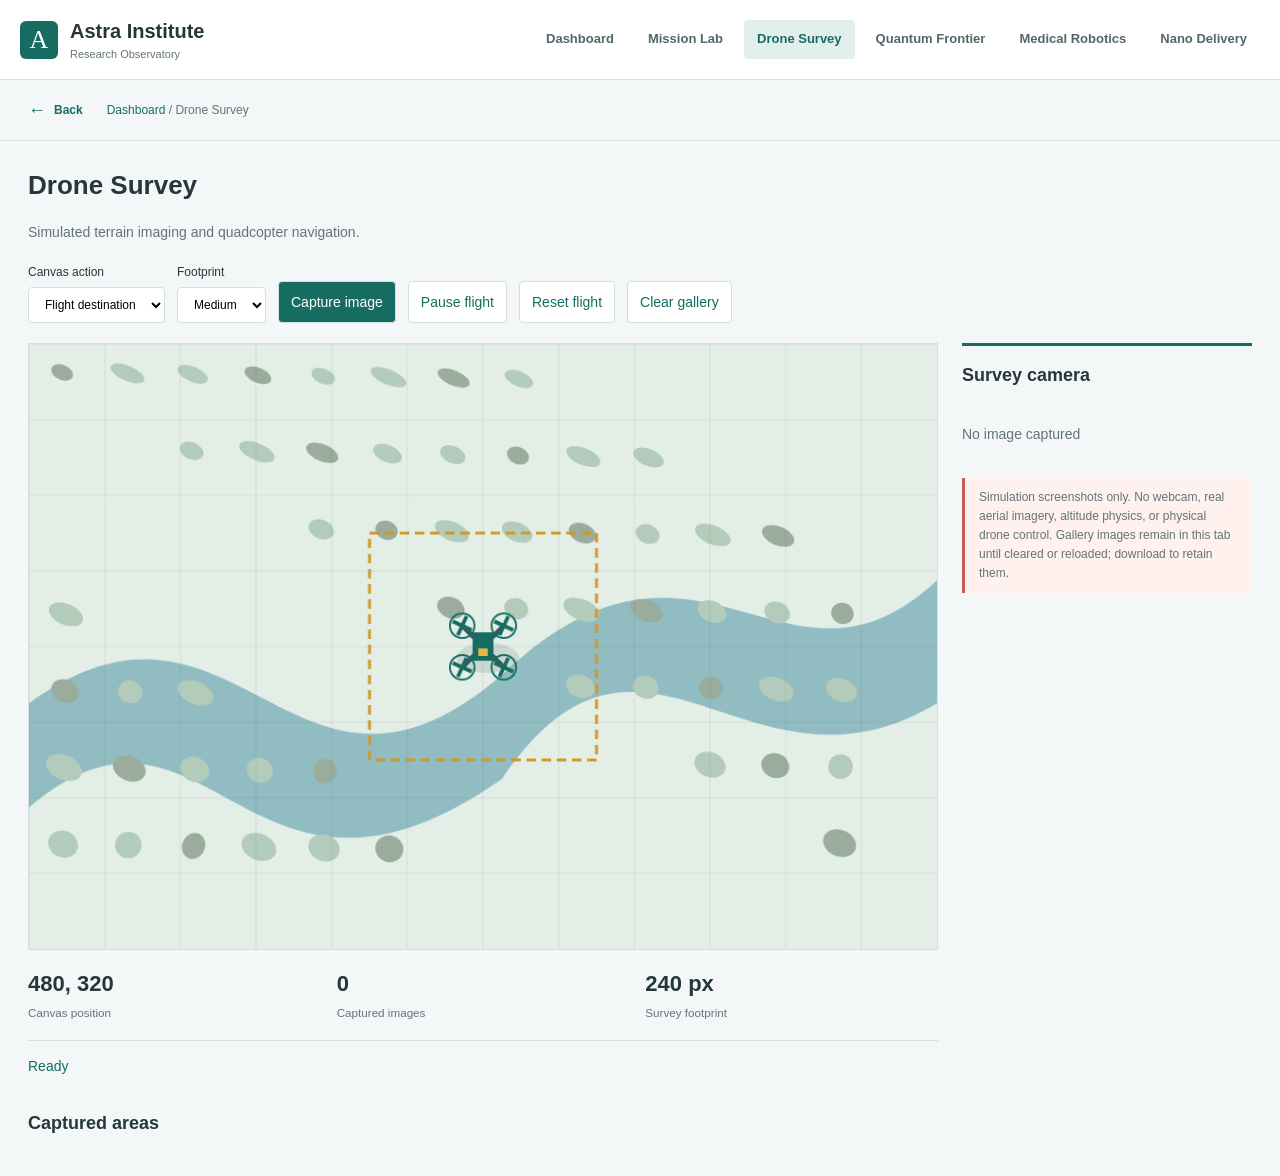
<file: public/drone-survey.html>
<!doctype html>
<html lang="en">
<head>
<meta charset="utf-8"><meta name="viewport" content="width=device-width,initial-scale=1">
<title>Astra Institute | Drone Survey</title>
<link rel="stylesheet" href="navigation.css">
<style>
:root{--green:#176c62;--ink:#26373b;--line:#d3dfe0;--muted:#637478}*{box-sizing:border-box}body{margin:0;background:#f3f7f7;color:var(--ink);font:14px/1.6 'Avenir Next',Avenir,'Segoe UI',sans-serif}main{max-width:1380px;margin:auto;padding:24px 28px}h1{font-size:26px;margin:0 0 6px}h2{font-size:18px}p{color:var(--muted)}.toolbar{display:flex;align-items:end;flex-wrap:wrap;gap:12px;margin:20px 0}label{display:grid;gap:5px;font-size:12px}select,button{font:inherit;border:1px solid var(--line);border-radius:4px;background:white;padding:9px 12px}button{cursor:pointer;color:var(--green)}button.primary{background:var(--green);color:white}.survey{display:grid;grid-template-columns:minmax(0,1fr) 290px;gap:24px}canvas{display:block;width:100%;height:auto;aspect-ratio:3/2;background:#e3eee7;border:1px solid var(--line);touch-action:manipulation}.camera{border-top:3px solid var(--green)}#preview{width:100%;aspect-ratio:1;object-fit:contain;background:#e3eee7}.placeholder{padding:18px 0;color:var(--muted)}.telemetry{display:grid;grid-template-columns:repeat(3,1fr);gap:16px;padding:16px 0;border-bottom:1px solid var(--line)}.telemetry b{display:block;font-size:22px}.telemetry small{color:var(--muted)}#status{min-height:25px;color:var(--green)}.gallery{display:grid;grid-template-columns:repeat(auto-fill,minmax(170px,1fr));gap:16px}.shot{margin:0;background:white;border:1px solid var(--line);border-radius:4px;padding:10px}.shot img{width:100%;aspect-ratio:1;object-fit:contain}.shot figcaption{font-size:11px;color:var(--muted);padding:8px 0}.shot a{color:var(--green);font-weight:600;font-size:12px}.note{border-left:3px solid #c35e50;padding:10px 14px;background:#fff1ed;font-size:12px}button:focus-visible,select:focus-visible{outline:2px solid var(--green);outline-offset:3px}@media(max-width:850px){main{padding:18px 16px}.survey{grid-template-columns:1fr}.camera{max-width:420px}.telemetry b{font-size:19px}}
</style></head>
<body><header><a href="index.html">Astra Institute dashboard</a></header>
<main><h1>Drone Survey</h1><p>Simulated terrain imaging and quadcopter navigation.</p>
<div class="toolbar"><label>Canvas action<select id="mode"><option value="fly">Flight destination</option><option value="area">Camera area</option></select></label><label>Footprint<select id="size"><option value="160">Small</option><option value="240" selected>Medium</option><option value="320">Large</option></select></label><button id="capture" class="primary">Capture image</button><button id="pause">Pause flight</button><button id="reset">Reset flight</button><button id="erase">Clear gallery</button></div>
<div class="survey"><section aria-label="Drone terrain"><canvas id="terrain" width="960" height="640" aria-label="Simulated terrain: click to select a flight destination or camera area"></canvas><div class="telemetry"><div><b id="position">480, 320</b><small>Canvas position</small></div><div><b id="count">0</b><small>Captured images</small></div><div><b id="footprint">240 px</b><small>Survey footprint</small></div></div><p id="status" role="status">Ready</p></section>
<aside class="camera"><h2>Survey camera</h2><p id="empty" class="placeholder">No image captured</p><img id="preview" alt="Most recent simulated terrain capture" hidden><p id="area-label"></p><p class="note">Simulation screenshots only. No webcam, real aerial imagery, altitude physics, or physical drone control. Gallery images remain in this tab until cleared or reloaded; download to retain them.</p></aside></div>
<section aria-labelledby="gallery-title"><h2 id="gallery-title">Captured areas</h2><div id="gallery" class="gallery"></div></section></main>
<script src="navigation.js"></script>
<script>
const canvas=document.querySelector('#terrain'),context=canvas.getContext('2d');
const terrain=document.createElement('canvas');terrain.width=960;terrain.height=640;const ground=terrain.getContext('2d');
ground.fillStyle='#e3eee7';ground.fillRect(0,0,960,640);
ground.fillStyle='#91bcc2';ground.beginPath();ground.moveTo(0,380);ground.bezierCurveTo(220,220,280,540,500,350);ground.bezierCurveTo(710,150,800,400,960,250);ground.lineTo(960,380);ground.bezierCurveTo(760,500,650,240,500,460);ground.bezierCurveTo(230,650,190,330,0,490);ground.closePath();ground.fill();
for(let index=0;index<55;index++){const x=35+(index*137)%890,y=30+(index*83)%580;ground.fillStyle=index%3?'#b3cbbb':'#9aad9d';ground.beginPath();ground.ellipse(x,y,12+index%9,8+index%7,.4,0,Math.PI*2);ground.fill();}
ground.strokeStyle='rgba(70,110,91,.12)';for(let x=0;x<960;x+=80){ground.beginPath();ground.moveTo(x,0);ground.lineTo(x,640);ground.stroke();}for(let y=0;y<640;y+=80){ground.beginPath();ground.moveTo(0,y);ground.lineTo(960,y);ground.stroke();}
let drone={x:480,y:320},target={...drone},area={...drone},paused=false,following=true,last=null,photos=0;
function region(){const size=Number(document.querySelector('#size').value);return{x:Math.max(0,Math.min(canvas.width-size,area.x-size/2)),y:Math.max(0,Math.min(canvas.height-size,area.y-size/2)),size};}
function draw(time){context.drawImage(terrain,0,0);const bounds=region();context.strokeStyle='#d39725';context.lineWidth=3;context.setLineDash([10,6]);context.strokeRect(bounds.x,bounds.y,bounds.size,bounds.size);context.setLineDash([]);context.strokeStyle='#385862';context.lineWidth=3;context.beginPath();context.moveTo(drone.x,drone.y);context.lineTo(target.x,target.y);context.stroke();context.save();context.translate(drone.x,drone.y);context.fillStyle='rgba(30,55,59,.12)';context.beginPath();context.ellipse(5,12,33,16,0,0,Math.PI*2);context.fill();for(const rotorX of [-22,22])for(const rotorY of [-22,22]){context.strokeStyle='#385862';context.lineWidth=5;context.beginPath();context.moveTo(0,0);context.lineTo(rotorX,rotorY);context.stroke();context.save();context.translate(rotorX,rotorY);context.strokeStyle='#176c62';context.lineWidth=2;context.beginPath();context.arc(0,0,13,0,Math.PI*2);context.stroke();context.rotate(paused?0:time/75);context.fillStyle='#176c62';context.fillRect(-11,-2,22,4);context.fillRect(-2,-11,4,22);context.restore();}context.fillStyle='#176c62';context.fillRect(-11,-15,22,30);context.fillStyle='#e7b54c';context.fillRect(-5,2,10,8);context.restore();document.querySelector('#position').textContent=`${Math.round(drone.x)}, ${Math.round(drone.y)}`;}
function animate(time){const delta=last===null?0:Math.min((time-last)/1000,.05);last=time;if(!paused){const distance=Math.hypot(target.x-drone.x,target.y-drone.y);if(distance>0){const fraction=Math.min(1,delta*150/distance);drone.x+=(target.x-drone.x)*fraction;drone.y+=(target.y-drone.y)*fraction;if(following)area={...drone};if(fraction===1)document.querySelector('#status').textContent='Destination reached';}}draw(time);requestAnimationFrame(animate);}requestAnimationFrame(animate);
canvas.addEventListener('click',event=>{const box=canvas.getBoundingClientRect();const point={x:(event.clientX-box.left)*960/box.width,y:(event.clientY-box.top)*640/box.height};if(document.querySelector('#mode').value==='area'){following=false;area=point;document.querySelector('#status').textContent='Camera area selected';}else{target={x:Math.max(38,Math.min(922,point.x)),y:Math.max(38,Math.min(602,point.y))};following=true;area={...drone};document.querySelector('#status').textContent=paused?'Destination selected; flight paused':'Flying to destination';}});
document.querySelector('#size').onchange=()=>{document.querySelector('#footprint').textContent=document.querySelector('#size').value+' px';};
document.querySelector('#capture').onclick=()=>{const bounds=region();const image=document.createElement('canvas');image.width=bounds.size;image.height=bounds.size;image.getContext('2d').drawImage(terrain,bounds.x,bounds.y,bounds.size,bounds.size,0,0,bounds.size,bounds.size);const data=image.toDataURL('image/png');photos++;const description=`Area (${Math.round(bounds.x)}, ${Math.round(bounds.y)}) / ${bounds.size} x ${bounds.size} px`;const preview=document.querySelector('#preview');preview.src=data;preview.hidden=false;document.querySelector('#empty').hidden=true;document.querySelector('#area-label').textContent=description;const item=document.createElement('figure');item.className='shot';const thumbnail=document.createElement('img');thumbnail.src=data;thumbnail.alt=description;const caption=document.createElement('figcaption');caption.textContent=`Capture ${photos} / ${new Date().toLocaleTimeString()} / ${description}`;const link=document.createElement('a');link.href=data;link.download=`astra-survey-${photos}.png`;link.textContent='Download PNG';item.append(thumbnail,caption,link);document.querySelector('#gallery').prepend(item);document.querySelector('#count').textContent=photos;document.querySelector('#status').textContent='Simulation image captured';};
document.querySelector('#pause').onclick=()=>{paused=!paused;document.querySelector('#pause').textContent=paused?'Resume flight':'Pause flight';document.querySelector('#status').textContent=paused?'Flight paused':'Flight resumed';};
document.querySelector('#reset').onclick=()=>{drone={x:480,y:320};target={...drone};area={...drone};following=true;paused=false;last=null;document.querySelector('#pause').textContent='Pause flight';document.querySelector('#status').textContent='Flight reset';};
document.querySelector('#erase').onclick=()=>{document.querySelector('#gallery').replaceChildren();photos=0;document.querySelector('#count').textContent=0;const preview=document.querySelector('#preview');preview.removeAttribute('src');preview.hidden=true;document.querySelector('#empty').hidden=false;document.querySelector('#area-label').textContent='';document.querySelector('#status').textContent='Gallery cleared';};
document.addEventListener('visibilitychange',()=>{last=null;});
</script></body></html>
</file>
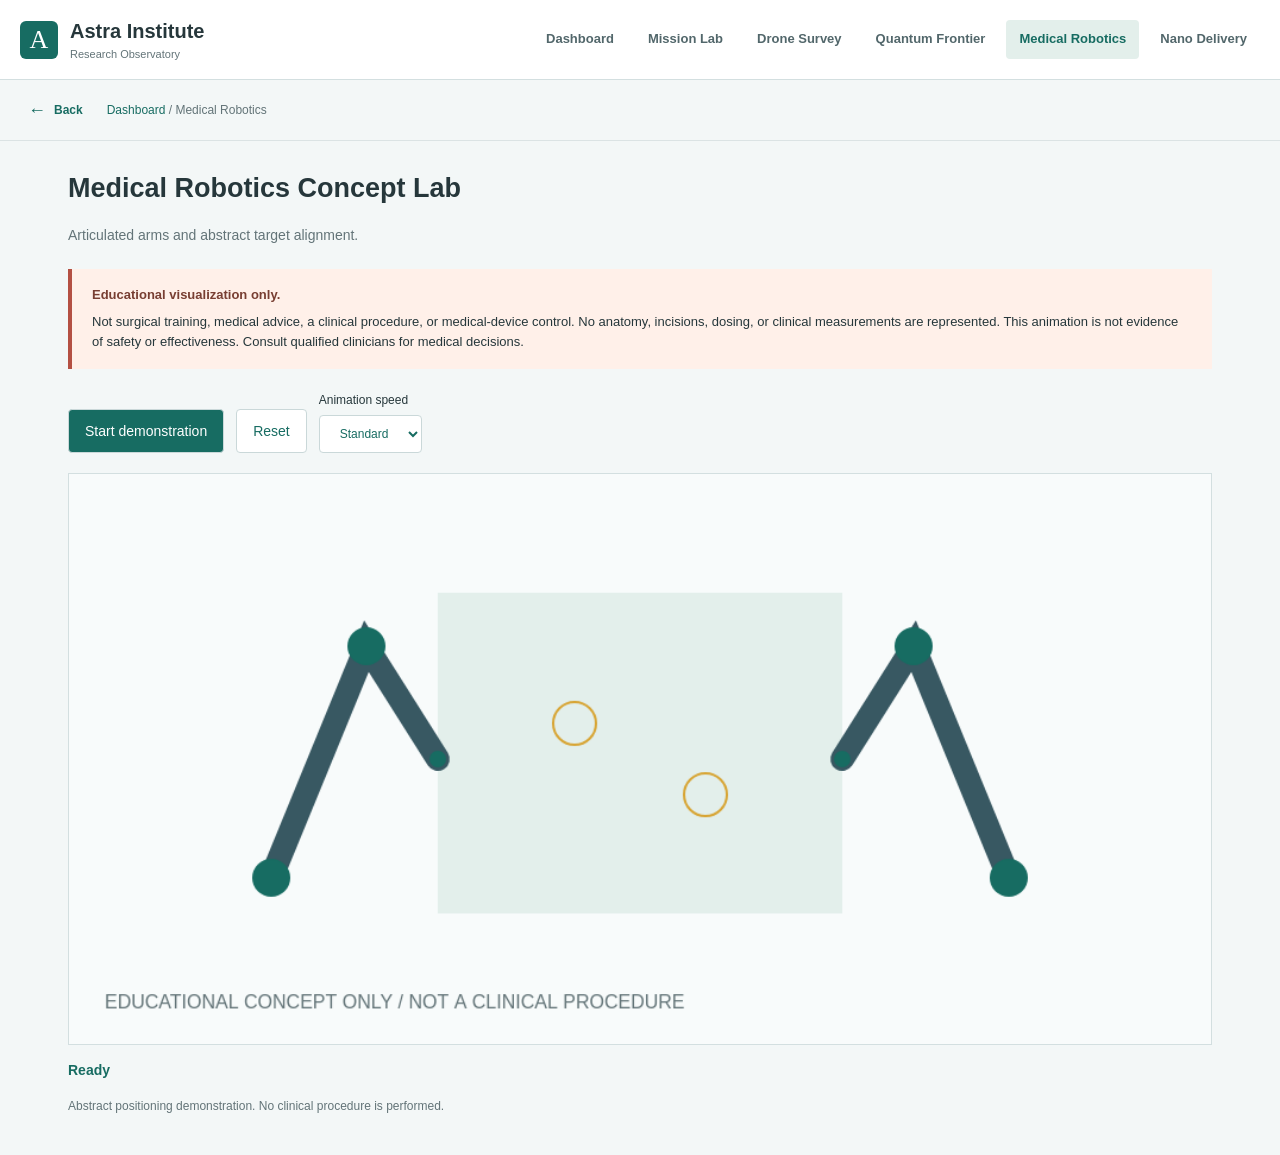
<file: public/medical-robotics.html>
<!doctype html>
<html lang="en"><head><meta charset="utf-8"><meta name="viewport" content="width=device-width,initial-scale=1"><title>Astra Institute | Medical Robotics</title><link rel="stylesheet" href="concept-lab.css"><link rel="stylesheet" href="navigation.css"></head>
<body data-concept="medical"><header><a href="index.html">Astra Institute dashboard</a></header><main>
<h1>Medical Robotics Concept Lab</h1><p>Articulated arms and abstract target alignment.</p>
<aside class="disclaimer" aria-label="Medical robotics disclaimer"><strong>Educational visualization only.</strong> Not surgical training, medical advice, a clinical procedure, or medical-device control. No anatomy, incisions, dosing, or clinical measurements are represented. This animation is not evidence of safety or effectiveness. Consult qualified clinicians for medical decisions.</aside>
<div class="controls"><button id="start" type="button">Start demonstration</button><button id="reset" type="button">Reset</button><label>Animation speed<select id="speed"><option value="1">Standard</option><option value="2">Fast</option></select></label></div>
<canvas id="concept-board" width="960" height="480" aria-label="Two robotic arms moving pointers toward abstract markers on a demonstration board"></canvas>
<p id="concept-status" role="status">Ready</p><p class="caption">Abstract positioning demonstration. No clinical procedure is performed.</p>
</main><script src="concept-lab.js"></script><script src="navigation.js"></script></body></html>
</file>
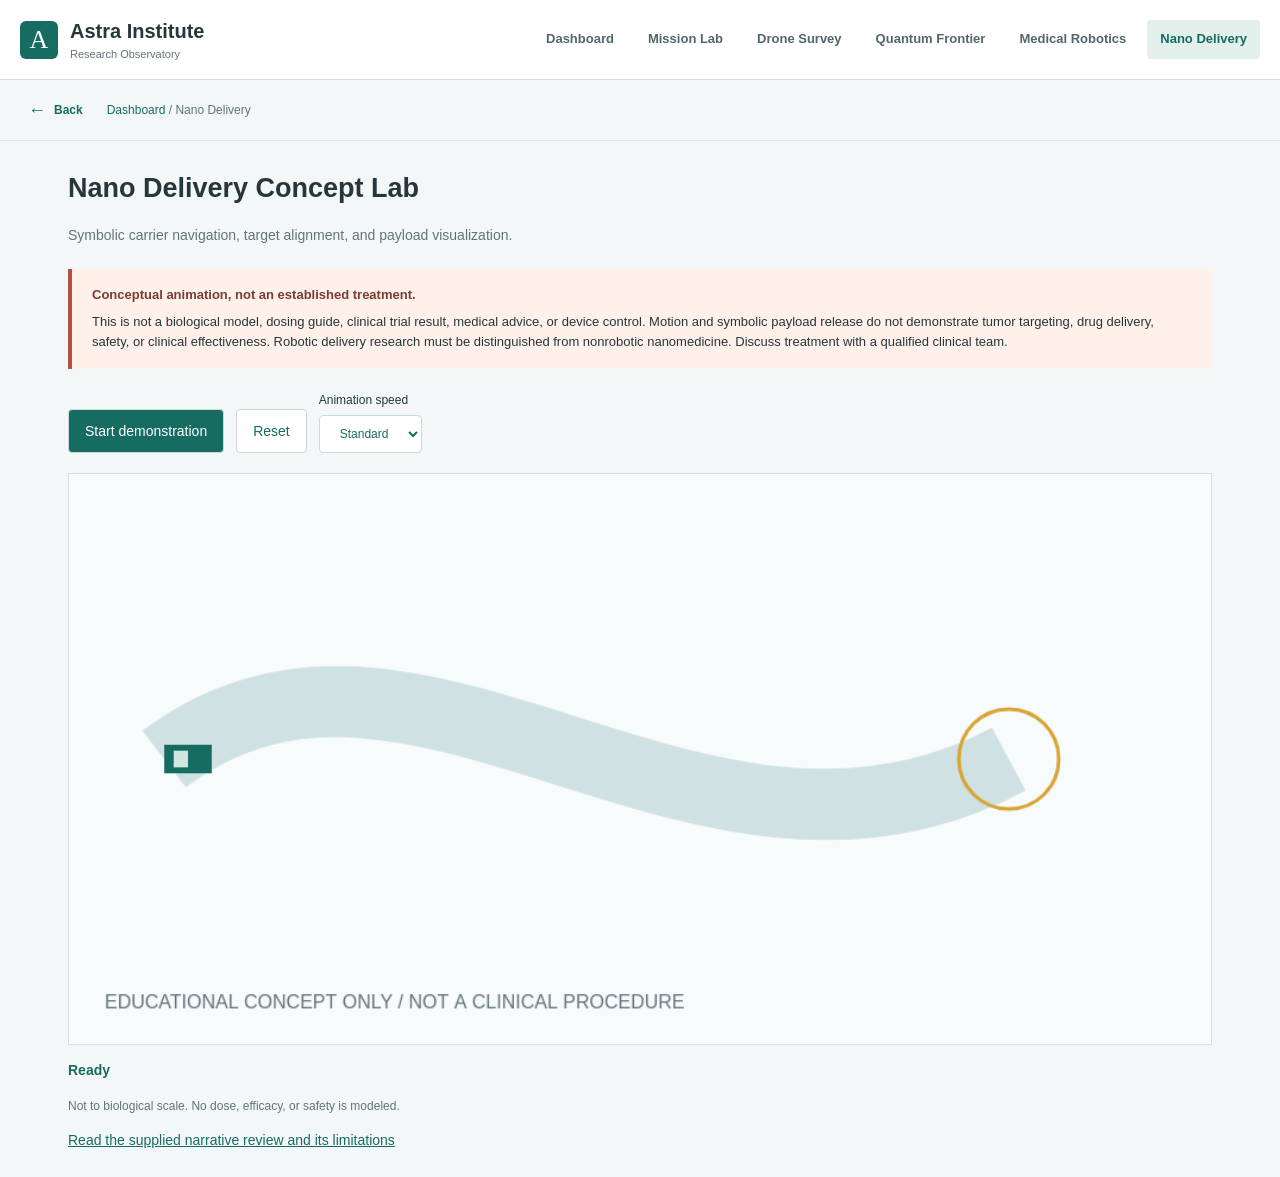
<file: public/nano-delivery.html>
<!doctype html>
<html lang="en"><head><meta charset="utf-8"><meta name="viewport" content="width=device-width,initial-scale=1"><title>Astra Institute | Nano Delivery</title><link rel="stylesheet" href="concept-lab.css"><link rel="stylesheet" href="navigation.css"></head>
<body data-concept="nano"><header><a href="index.html">Astra Institute dashboard</a></header><main>
<h1>Nano Delivery Concept Lab</h1><p>Symbolic carrier navigation, target alignment, and payload visualization.</p>
<aside class="disclaimer" aria-label="Nano delivery disclaimer"><strong>Conceptual animation, not an established treatment.</strong> This is not a biological model, dosing guide, clinical trial result, medical advice, or device control. Motion and symbolic payload release do not demonstrate tumor targeting, drug delivery, safety, or clinical effectiveness. Robotic delivery research must be distinguished from nonrobotic nanomedicine. Discuss treatment with a qualified clinical team.</aside>
<div class="controls"><button id="start" type="button">Start demonstration</button><button id="reset" type="button">Reset</button><label>Animation speed<select id="speed"><option value="1">Standard</option><option value="2">Fast</option></select></label></div>
<canvas id="concept-board" width="960" height="480" aria-label="Symbolic carrier moving toward an abstract target with illustrative payload dots"></canvas>
<p id="concept-status" role="status">Ready</p><p class="caption">Not to biological scale. No dose, efficacy, or safety is modeled.</p>
<a href="https://datagango.github.io/Biomarker/micro_nanorobots_childhood_cancer_review.pdf" target="_blank" rel="noopener noreferrer">Read the supplied narrative review and its limitations</a>
</main><script src="concept-lab.js"></script><script src="navigation.js"></script></body></html>
</file>
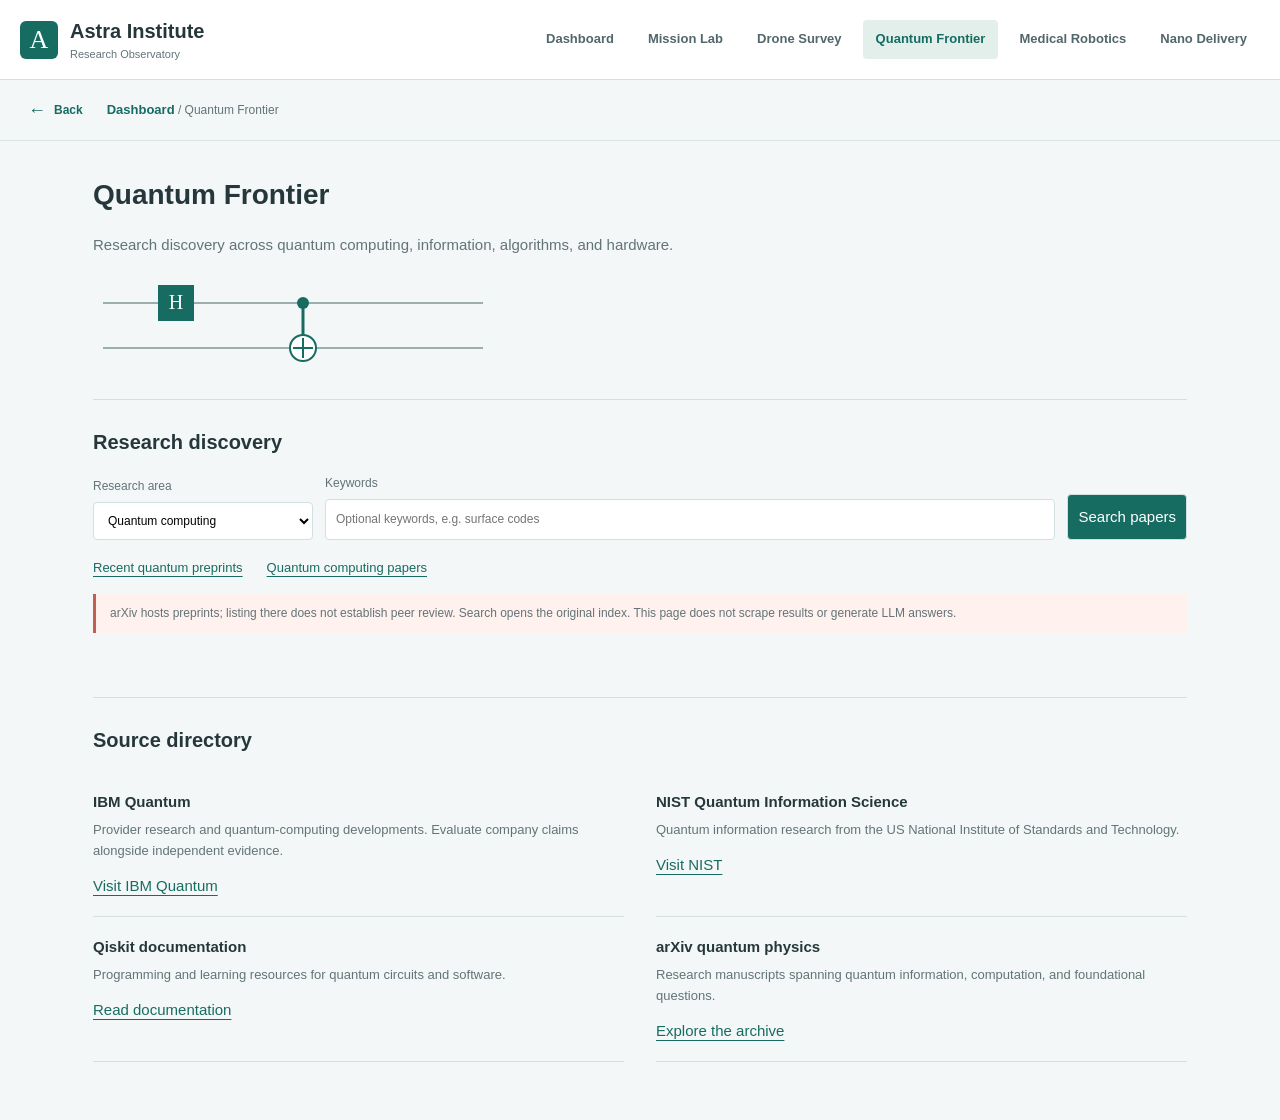
<file: public/quantum-frontier.html>
<!doctype html>
<html lang="en">
<head>
<meta charset="utf-8"><meta name="viewport" content="width=device-width,initial-scale=1">
<title>Astra Institute | Quantum Frontier</title>
<style>
:root{--ink:#26373b;--muted:#637478;--line:#d3dfe0;--green:#176c62}*{box-sizing:border-box}body{margin:0;background:#f3f7f7;color:var(--ink);font:15px/1.6 'Avenir Next',Avenir,'Segoe UI',sans-serif}header{background:white;border-bottom:1px solid var(--line);padding:20px 28px;display:flex;justify-content:space-between;align-items:center;gap:20px}header strong{font-size:23px}header small{display:block;color:var(--muted)}nav{display:flex;gap:20px;flex-wrap:wrap}a{color:var(--green);text-underline-offset:4px}nav a{text-decoration:none;font-size:13px;font-weight:600}nav a[aria-current]{border-bottom:2px solid var(--green)}main{max-width:1150px;margin:auto;padding:32px 28px}h1{font-size:28px;margin:0 0 8px}h2{font-size:20px;margin:0 0 16px}p{color:var(--muted)}.band{border-top:1px solid var(--line);padding:26px 0;margin-top:26px}.search{display:grid;grid-template-columns:220px minmax(0,1fr) auto;gap:12px;align-items:end}label{display:grid;gap:6px;color:var(--muted);font-size:12px}input,select,button{font:inherit;padding:10px;border:1px solid var(--line);border-radius:4px;background:white;min-width:0}button{background:var(--green);color:white;cursor:pointer}.topics{display:flex;flex-wrap:wrap;gap:12px 24px;margin-top:18px;font-size:13px}.sources{display:grid;grid-template-columns:repeat(2,minmax(0,1fr));gap:0 32px}.source{padding:18px 0;border-bottom:1px solid var(--line)}.source strong{display:block}.source p{font-size:13px;margin:6px 0 12px}.note{font-size:12px;border-left:3px solid #c35e50;padding:10px 14px;background:#fff1ed}a:focus-visible,button:focus-visible,input:focus-visible,select:focus-visible{outline:2px solid var(--green);outline-offset:3px}.diagram{width:100%;max-width:400px;height:100px;display:block;margin:16px 0} @media(max-width:750px){header{align-items:start;flex-direction:column;gap:12px;padding:18px 16px}main{padding:24px 16px}.search,.sources{grid-template-columns:1fr}nav{gap:14px}}
</style>
</head>
<body>
<header><div><strong>Astra Institute</strong><small>Research Observatory</small></div><nav aria-label="Workspace pages"><a href="index.html">Research Desk</a><a href="mission-lab.html">Mission Lab</a><a href="quantum-frontier.html" aria-current="page">Quantum Frontier</a></nav></header>
<main>
<h1>Quantum Frontier</h1><p>Research discovery across quantum computing, information, algorithms, and hardware.</p>
<svg class="diagram" viewBox="0 0 400 100" role="img" aria-label="Illustrative quantum circuit with a Hadamard gate and two linked qubits"><path d="M10 30H390M10 75H390" stroke="#9aafae" stroke-width="2"/><rect x="65" y="12" width="36" height="36" fill="#176c62"/><text x="83" y="36" text-anchor="middle" fill="white" font-family="Georgia" font-size="20">H</text><path d="M210 30V75" stroke="#176c62" stroke-width="3"/><circle cx="210" cy="30" r="6" fill="#176c62"/><circle cx="210" cy="75" r="13" fill="white" stroke="#176c62" stroke-width="2"/><path d="M200 75H220M210 65V85" stroke="#176c62" stroke-width="2"/></svg>
<section class="band" aria-labelledby="search-title"><h2 id="search-title">Research discovery</h2>
<form id="quantum-search" class="search"><label>Research area<select id="area"><option value="quantum computing">Quantum computing</option><option value="quantum error correction">Error correction</option><option value="quantum algorithms">Algorithms</option><option value="quantum hardware">Hardware</option><option value="quantum information">Quantum information</option></select></label><label>Keywords<input id="terms" type="search" maxlength="250" placeholder="Optional keywords, e.g. surface codes"></label><button type="submit">Search papers</button></form>
<div class="topics"><a href="https://arxiv.org/list/quant-ph/recent" target="_blank" rel="noopener noreferrer">Recent quantum preprints</a><a href="https://arxiv.org/search/physics?query=quantum+computing&amp;searchtype=all&amp;order=-announced_date_first" target="_blank" rel="noopener noreferrer">Quantum computing papers</a></div>
<p id="search-status" role="status"></p><p class="note">arXiv hosts preprints; listing there does not establish peer review. Search opens the original index. This page does not scrape results or generate LLM answers.</p></section>
<section class="band" aria-labelledby="source-title"><h2 id="source-title">Source directory</h2><div class="sources">
<div class="source"><strong>IBM Quantum</strong><p>Provider research and quantum-computing developments. Evaluate company claims alongside independent evidence.</p><a href="https://www.ibm.com/quantum" target="_blank" rel="noopener noreferrer">Visit IBM Quantum</a></div>
<div class="source"><strong>NIST Quantum Information Science</strong><p>Quantum information research from the US National Institute of Standards and Technology.</p><a href="https://www.nist.gov/topics/quantum-information-science" target="_blank" rel="noopener noreferrer">Visit NIST</a></div>
<div class="source"><strong>Qiskit documentation</strong><p>Programming and learning resources for quantum circuits and software.</p><a href="https://quantum.cloud.ibm.com/docs/en" target="_blank" rel="noopener noreferrer">Read documentation</a></div>
<div class="source"><strong>arXiv quantum physics</strong><p>Research manuscripts spanning quantum information, computation, and foundational questions.</p><a href="https://arxiv.org/archive/quant-ph" target="_blank" rel="noopener noreferrer">Explore the archive</a></div>
</div></section>
</main>
<script>
document.querySelector('#quantum-search').addEventListener('submit',event=>{event.preventDefault();const query=[document.querySelector('#area').value,document.querySelector('#terms').value.trim()].filter(Boolean).join(' ');const url=new URL('https://arxiv.org/search/physics');url.searchParams.set('query',query);url.searchParams.set('searchtype','all');url.searchParams.set('order','-announced_date_first');window.open(url.href,'_blank','noopener,noreferrer');document.querySelector('#search-status').textContent=`Research query: ${query}`;});
</script>
<link rel="stylesheet" href="navigation.css">
<script src="navigation.js"></script>
</body>
</html>
</file>
<file: public/navigation.css>
.workspace-header{display:flex;align-items:center;justify-content:space-between;gap:24px;padding:18px max(20px,calc((100vw - 1320px)/2));background:#fff;border-bottom:1px solid #d3dfe0}
.workspace-brand{display:flex;align-items:center;gap:12px;color:#26373b;text-decoration:none;font:600 20px/1.3 'Avenir Next',Avenir,'Segoe UI',sans-serif}
.workspace-brand small{display:block;color:#637478;font-size:11px;font-weight:400;margin-top:3px}
.workspace-emblem{display:grid;place-items:center;width:38px;height:38px;flex-shrink:0;border-radius:6px;background:#176c62;color:white;font:26px Georgia,serif}
.workspace-navigation{display:flex;gap:8px;flex-wrap:wrap}
.workspace-navigation a{padding:9px 13px;border-radius:4px;text-decoration:none;color:#52676b;font-size:13px;font-weight:600;border-bottom:0}
.workspace-navigation a:hover{background:#edf4f2;color:#176c62}
.workspace-navigation a[aria-current=page]{background:#e3efeb;color:#176c62;border-bottom:0}
.workspace-context{display:flex;align-items:center;gap:24px;max-width:1380px;margin:0 auto;padding:14px 28px;border-bottom:1px solid #dbe3e4;font-size:12px;color:#637478}
.workspace-context nav{display:block}.workspace-context a{color:#176c62;text-decoration:none}.workspace-context a:hover{text-decoration:underline}
.workspace-back{display:flex;align-items:center;gap:8px;min-height:32px;font-weight:600}.workspace-back:before{content:'\2190';font-size:18px}
.workspace-header a:focus-visible,.workspace-context a:focus-visible{outline:2px solid #176c62;outline-offset:3px}
@media(max-width:700px){.workspace-header{align-items:flex-start;flex-direction:column;gap:14px;padding:18px 16px}.workspace-navigation{width:100%;gap:4px}.workspace-navigation a{padding:9px 10px;font-size:12px}.workspace-context{padding:10px 16px;gap:18px}.workspace-brand{font-size:19px}}
</file>
<file: public/concept-lab.css>
*{box-sizing:border-box}body{margin:0;background:#f3f7f7;color:#26373b;font:14px/1.6 'Avenir Next',Avenir,'Segoe UI',sans-serif}main{max-width:1200px;margin:auto;padding:26px 28px}h1{font-size:27px;margin:0 0 8px}p{color:#637478}.disclaimer{border-left:4px solid #b45043;background:#fff0e9;padding:16px 20px;margin:22px 0;font-size:13px}.disclaimer strong{display:block;color:#783e32;margin-bottom:6px}.controls{display:flex;gap:12px;flex-wrap:wrap;align-items:end;margin:20px 0}button,select{font:inherit;border:1px solid #cad8d9;border-radius:4px;padding:10px 16px;background:white;color:#176c62;cursor:pointer}#start{background:#176c62;color:white}label{display:grid;font-size:12px;gap:5px}canvas{display:block;width:100%;aspect-ratio:2/1;border:1px solid #d3dfe0;background:white}.caption{font-size:12px}#concept-status{color:#176c62;font-weight:600;min-height:24px}a{color:#176c62}button:focus-visible,select:focus-visible{outline:2px solid #176c62;outline-offset:3px}@media(max-width:700px){main{padding:20px 16px}h1{font-size:23px}.disclaimer{padding:12px 14px}}
</file>
